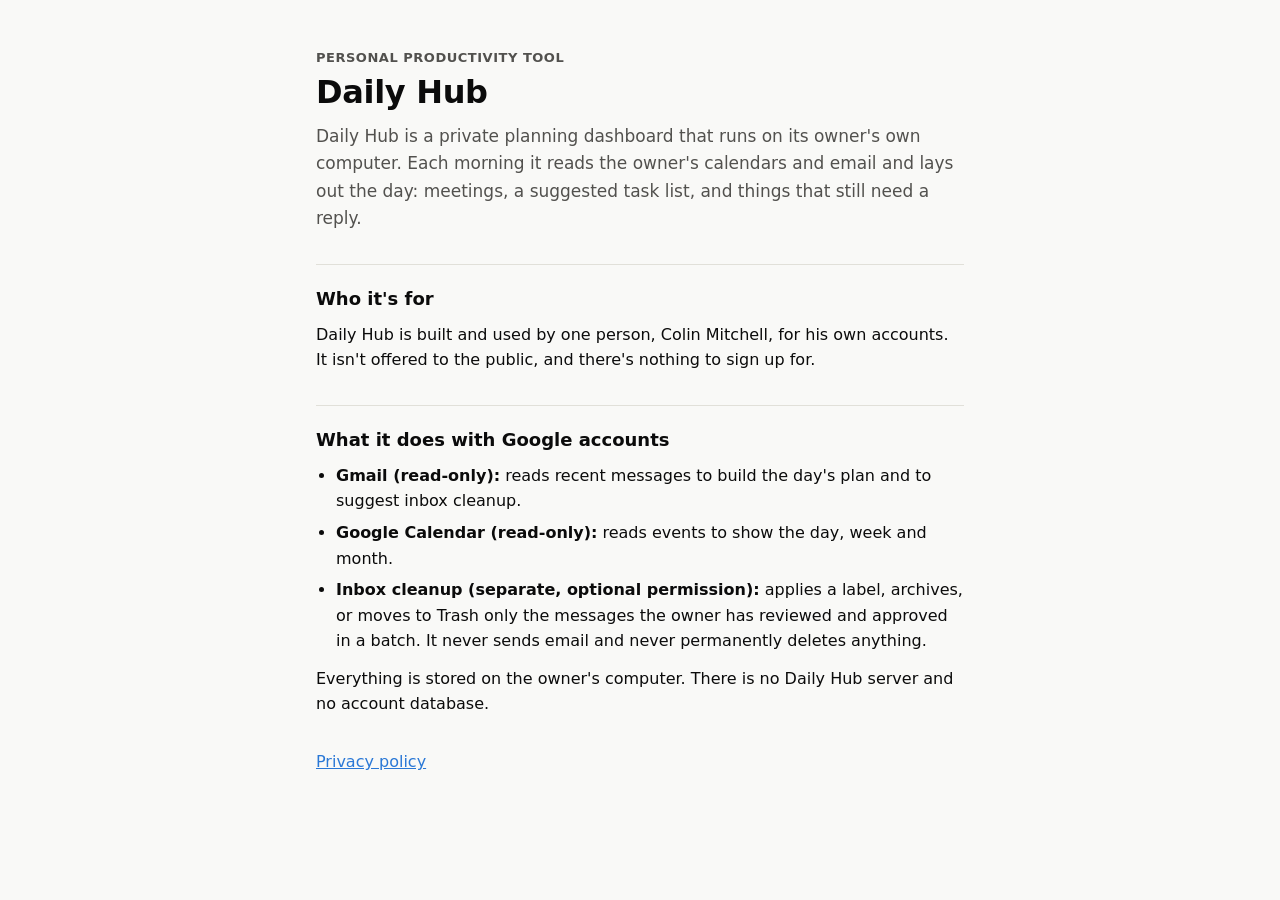
<file: index.html>
<!doctype html>
<html lang="en">
<head>
  <meta charset="utf-8">
  <meta name="viewport" content="width=device-width, initial-scale=1">
  <title>Daily Hub</title>
  <meta name="description" content="Daily Hub is a personal planning dashboard that runs on its owner's own computer.">
  <link rel="stylesheet" href="style.css">
</head>
<body>
  <main>
    <p class="eyebrow">Personal productivity tool</p>
    <h1>Daily Hub</h1>
    <p class="lede">
      Daily Hub is a private planning dashboard that runs on its owner's own computer.
      Each morning it reads the owner's calendars and email and lays out the day:
      meetings, a suggested task list, and things that still need a reply.
    </p>

    <h2>Who it's for</h2>
    <p>
      Daily Hub is built and used by one person, Colin Mitchell, for his own accounts.
      It isn't offered to the public, and there's nothing to sign up for.
    </p>

    <h2>What it does with Google accounts</h2>
    <ul>
      <li><strong>Gmail (read-only):</strong> reads recent messages to build the day's plan and to suggest inbox cleanup.</li>
      <li><strong>Google Calendar (read-only):</strong> reads events to show the day, week and month.</li>
      <li><strong>Inbox cleanup (separate, optional permission):</strong> applies a label, archives, or moves to Trash only the
        messages the owner has reviewed and approved in a batch. It never sends email and never permanently deletes anything.</li>
    </ul>
    <p>Everything is stored on the owner's computer. There is no Daily Hub server and no account database.</p>

    <p class="links"><a href="privacy.html">Privacy policy</a></p>
  </main>
</body>
</html>
</file>
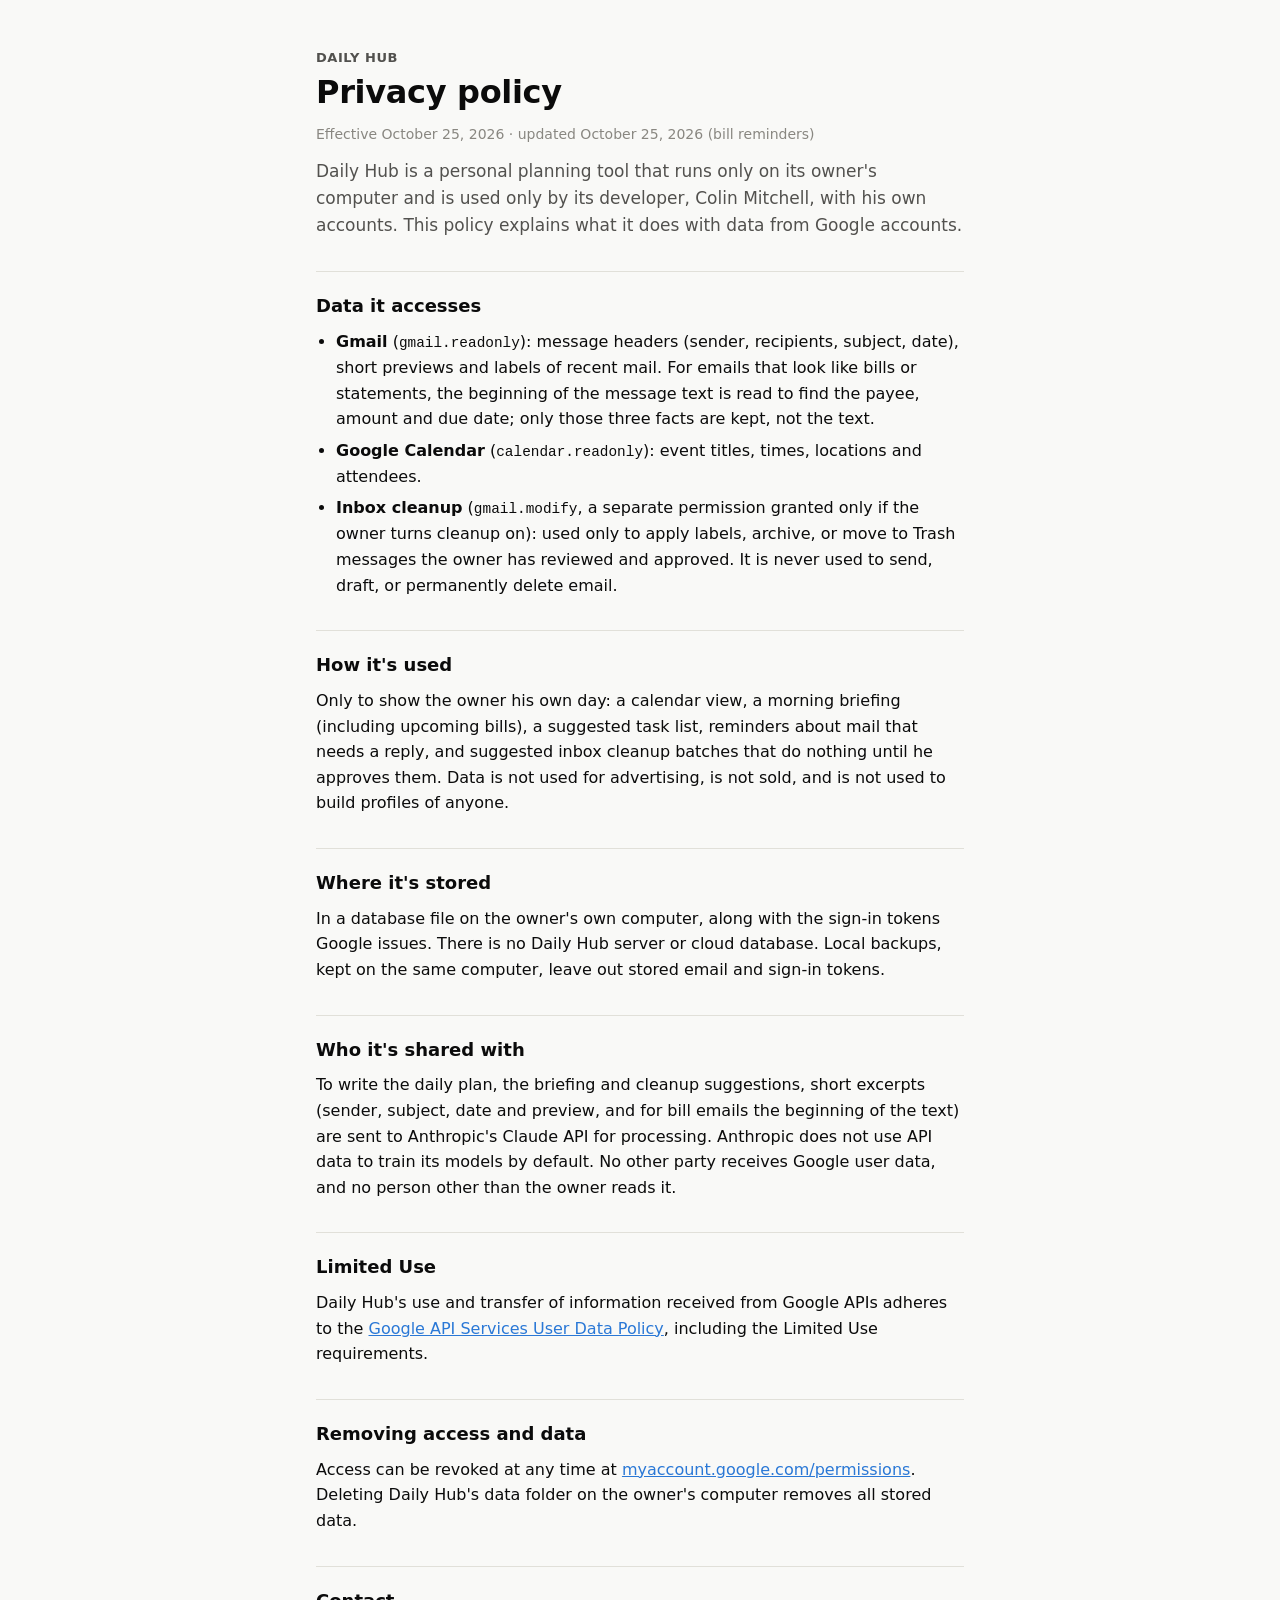
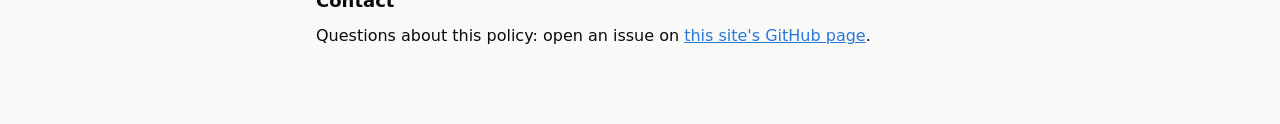
<file: privacy.html>
<!doctype html>
<html lang="en">
<head>
  <meta charset="utf-8">
  <meta name="viewport" content="width=device-width, initial-scale=1">
  <title>Daily Hub Privacy Policy</title>
  <meta name="description" content="How Daily Hub handles Google user data.">
  <link rel="stylesheet" href="style.css">
</head>
<body>
  <main>
    <p class="eyebrow"><a href="./">Daily Hub</a></p>
    <h1>Privacy policy</h1>
    <p class="muted">Effective October 25, 2026 · updated October 25, 2026 (bill reminders)</p>

    <p class="lede">
      Daily Hub is a personal planning tool that runs only on its owner's computer and is used only by its developer,
      Colin Mitchell, with his own accounts. This policy explains what it does with data from Google accounts.
    </p>

    <h2>Data it accesses</h2>
    <ul>
      <li><strong>Gmail</strong> (<code>gmail.readonly</code>): message headers (sender, recipients, subject, date), short previews and labels of recent mail.
        For emails that look like bills or statements, the beginning of the message text is read to find the payee, amount and due date;
        only those three facts are kept, not the text.</li>
      <li><strong>Google Calendar</strong> (<code>calendar.readonly</code>): event titles, times, locations and attendees.</li>
      <li><strong>Inbox cleanup</strong> (<code>gmail.modify</code>, a separate permission granted only if the owner turns cleanup on):
        used only to apply labels, archive, or move to Trash messages the owner has reviewed and approved. It is never used to
        send, draft, or permanently delete email.</li>
    </ul>

    <h2>How it's used</h2>
    <p>
      Only to show the owner his own day: a calendar view, a morning briefing (including upcoming bills), a suggested task list,
      reminders about mail that needs a reply, and suggested inbox cleanup batches that do nothing until he approves them. Data is not used for advertising,
      is not sold, and is not used to build profiles of anyone.
    </p>

    <h2>Where it's stored</h2>
    <p>
      In a database file on the owner's own computer, along with the sign-in tokens Google issues. There is no Daily Hub
      server or cloud database. Local backups, kept on the same computer, leave out stored email and sign-in tokens.
    </p>

    <h2>Who it's shared with</h2>
    <p>
      To write the daily plan, the briefing and cleanup suggestions, short excerpts (sender, subject, date and preview, and for
      bill emails the beginning of the text) are sent to Anthropic's Claude API for processing. Anthropic does not use API data to train its models by default.
      No other party receives Google user data, and no person other than the owner reads it.
    </p>

    <h2>Limited Use</h2>
    <p>
      Daily Hub's use and transfer of information received from Google APIs adheres to the
      <a href="https://developers.google.com/terms/api-services-user-data-policy">Google API Services User Data Policy</a>,
      including the Limited Use requirements.
    </p>

    <h2>Removing access and data</h2>
    <p>
      Access can be revoked at any time at <a href="https://myaccount.google.com/permissions">myaccount.google.com/permissions</a>.
      Deleting Daily Hub's data folder on the owner's computer removes all stored data.
    </p>

    <h2>Contact</h2>
    <p>Questions about this policy: open an issue on <a href="https://github.com/thecolinmitchell101-dot/daily-hub-site/issues">this site's GitHub page</a>.</p>
  </main>
</body>
</html>
</file>
<file: style.css>
:root {
  color-scheme: light;
  --page: #f9f9f7;
  --ink: #0b0b0b;
  --ink-2: #52514e;
  --muted: #898781;
  --rule: #e1e0d9;
  --accent: #2a78d6;
}
@media (prefers-color-scheme: dark) {
  :root {
    color-scheme: dark;
    --page: #0d0d0d;
    --ink: #f0efec;
    --ink-2: #c3c2b7;
    --muted: #898781;
    --rule: #2c2c2a;
    --accent: #3987e5;
  }
}
* { box-sizing: border-box; }
body {
  margin: 0;
  background: var(--page);
  color: var(--ink);
  font: 16px/1.6 system-ui, -apple-system, "Segoe UI", sans-serif;
}
main { max-width: 680px; margin: 0 auto; padding: 48px 16px 64px; }
h1 { font-size: 32px; line-height: 1.2; margin: 0 0 12px; letter-spacing: -0.01em; }
h2 { font-size: 18px; margin: 32px 0 8px; padding-top: 20px; border-top: 1px solid var(--rule); }
p, ul { margin: 0 0 12px; }
ul { padding-left: 20px; }
li { margin-bottom: 6px; }
a { color: var(--accent); }
code { font-size: 0.9em; overflow-wrap: anywhere; }
.eyebrow { color: var(--ink-2); font-size: 13px; font-weight: 600; text-transform: uppercase; letter-spacing: 0.04em; margin-bottom: 4px; }
.eyebrow a { color: inherit; text-decoration: none; }
.lede { font-size: 17px; color: var(--ink-2); }
.muted { color: var(--muted); font-size: 14px; }
.links { margin-top: 32px; }
</file>
